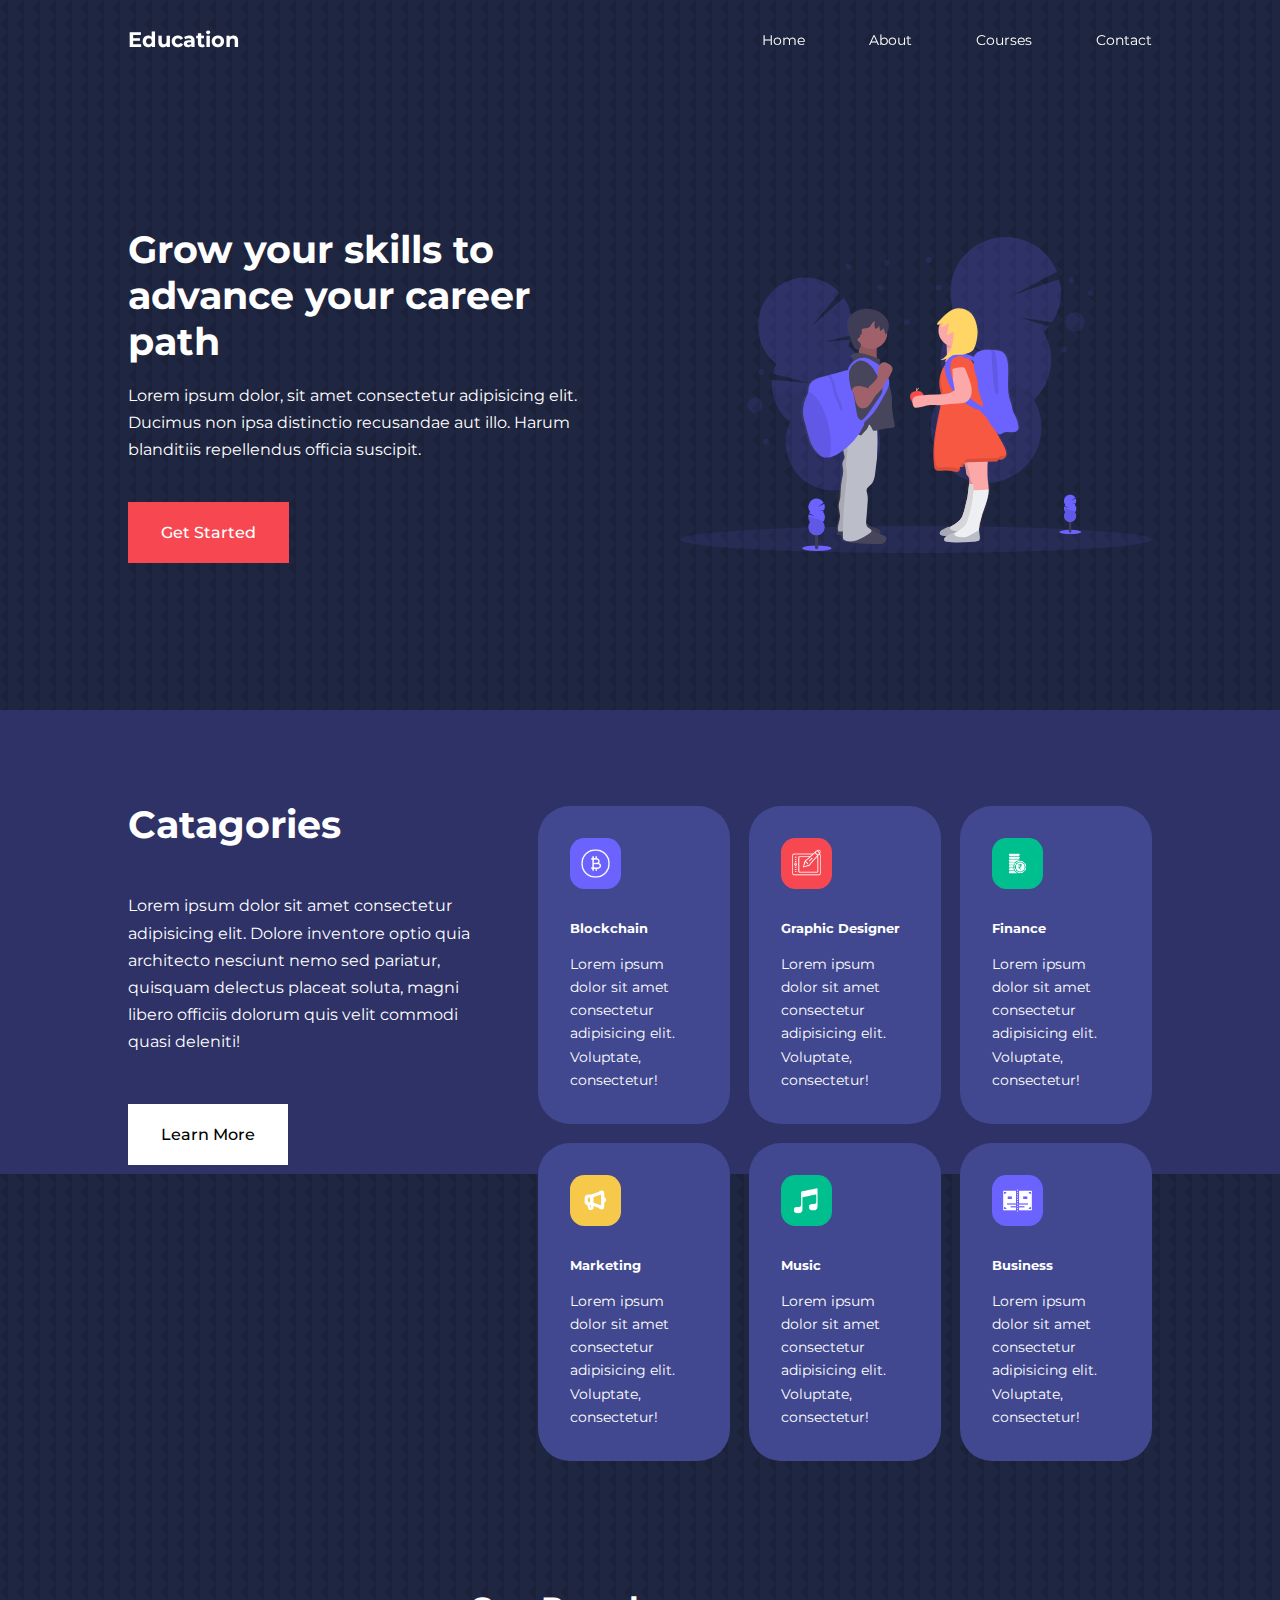
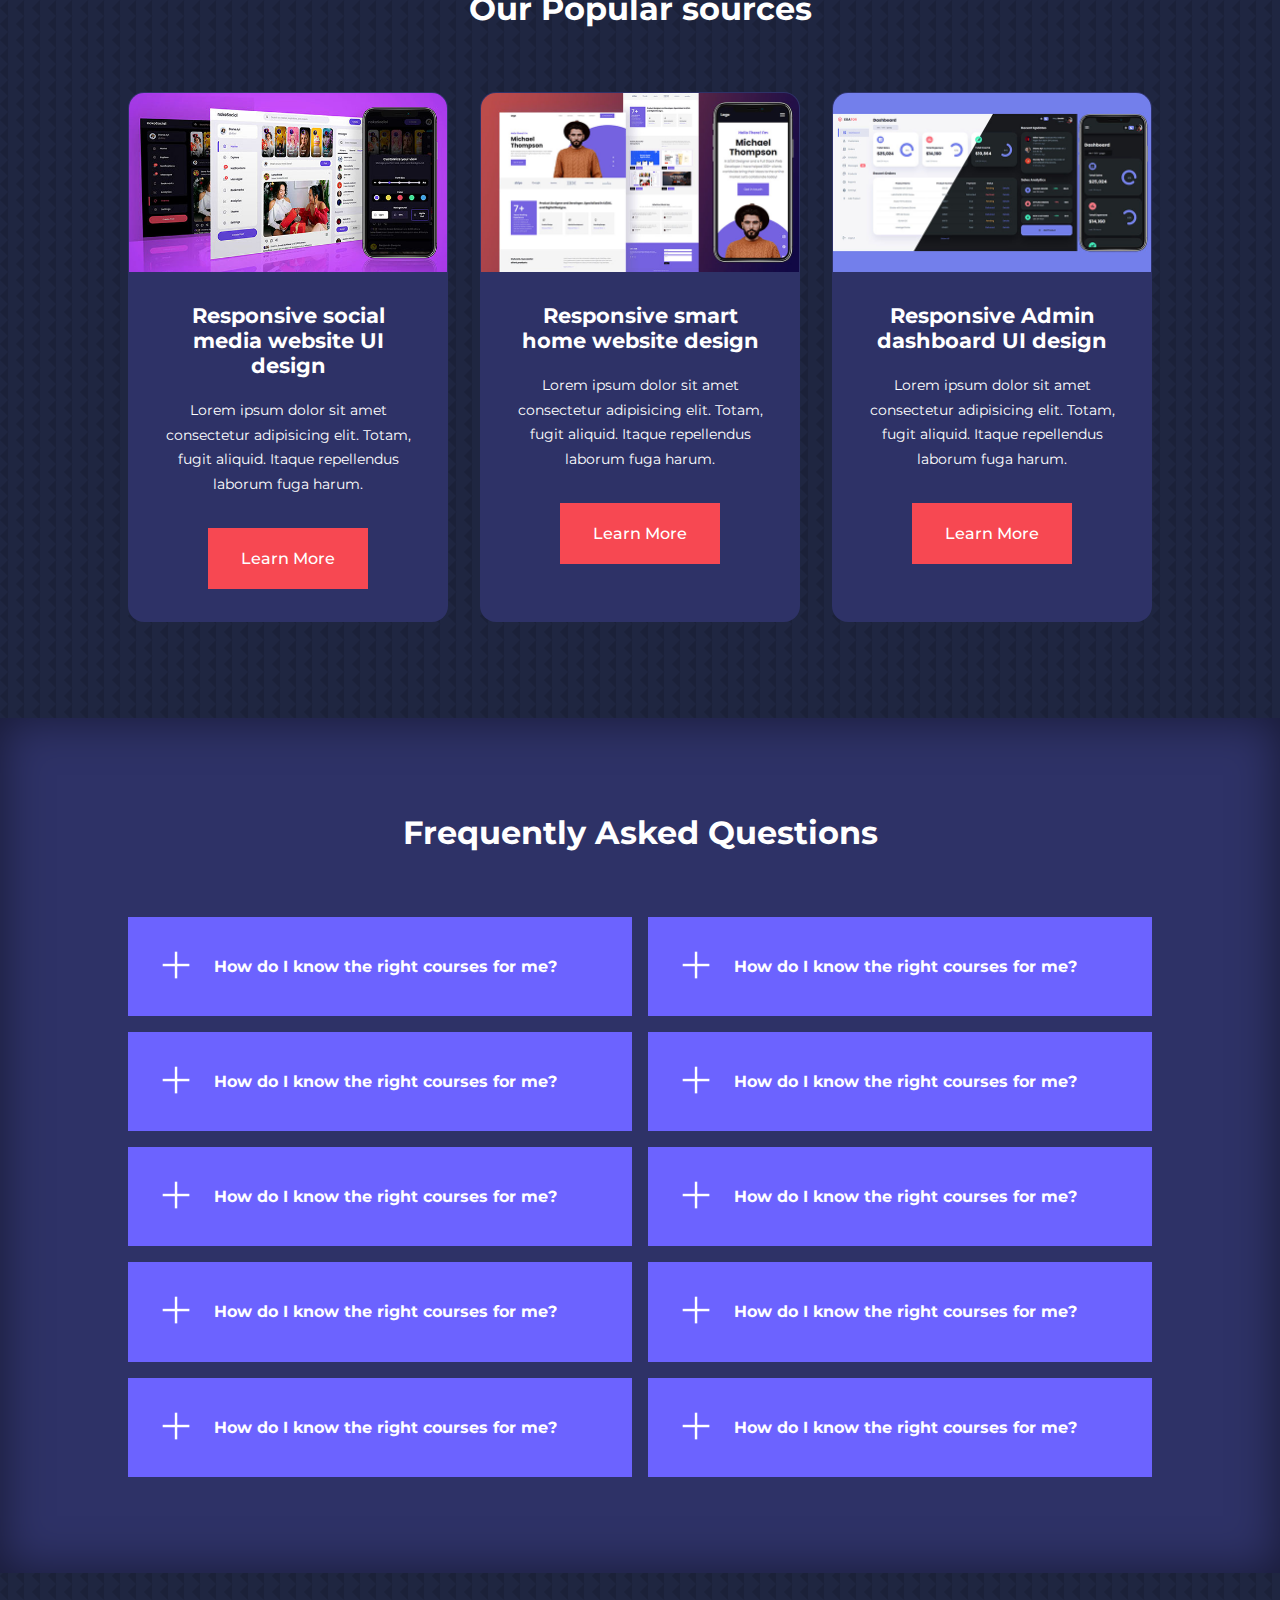
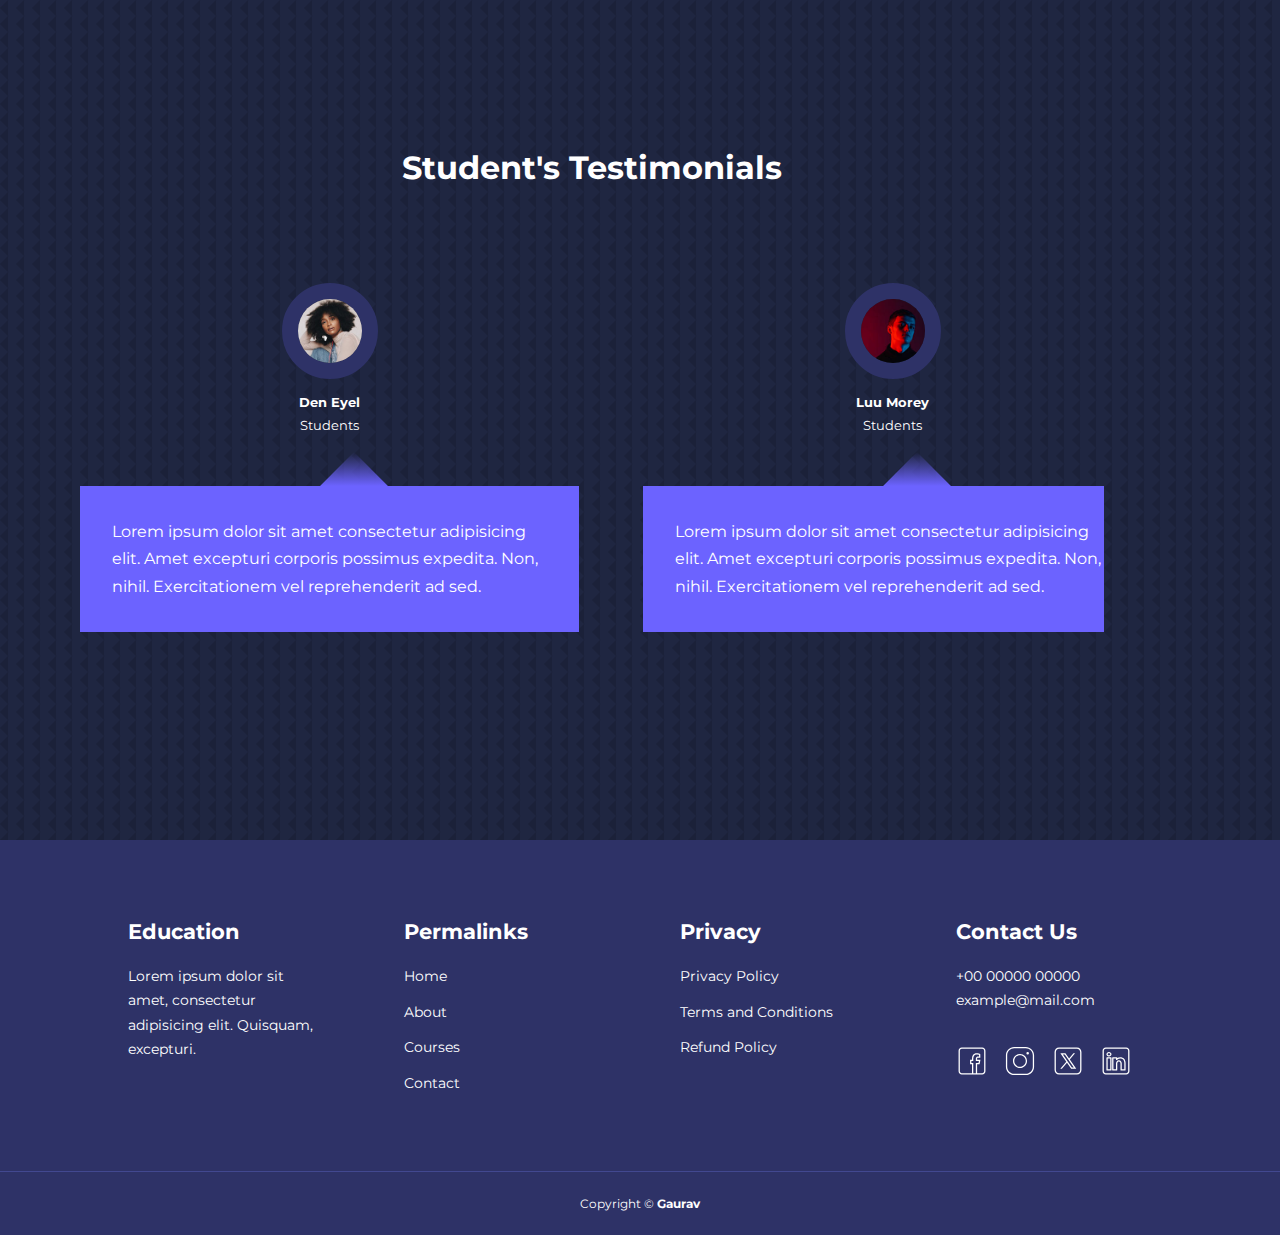
<file: index.html>
<!DOCTYPE html>
<html lang="en">

<head>
    <meta charset="UTF-8">
    <meta name="viewport" content="width=device-width, initial-scale=1.0">
    <title>Responsive Educational WebSite</title>
    <link rel="stylesheet" href="./css/style.css">
    <style>
        body {
            background-image: url("./images/bg-texture.png");
        }
    </style>
</head>

<body>
    <nav>
        <div class="container nav__container">
            <a class="nav__logo" href="./index.html">
                <h4>Education</h4>
            </a>
            <ul class="nav__menu">
                <li class="nav__item"><a href="./index.html" class="nav__link">Home</a></li>
                <li class="nav__item"><a href="./about.html" class="nav__link">About</a></li>
                <li class="nav__item"><a href="./courses.html" class="nav__link">Courses</a></li>
                <li class="nav__item"><a href="./contact.html" class="nav__link">Contact</a></li>
            </ul>
            <button id="open-menu-btn"><img src="./images/menu.png" alt="Menu"></button>
            <button id="close-menu-btn"><img src="./images/close-menu.png" alt="Menu"></button>
        </div>
    </nav>


    <header>
        <div class="container header__container">
            <div class="header__left">
                <h1>Grow your skills to advance your career path</h1>
                <p>
                    Lorem ipsum dolor, sit amet consectetur adipisicing elit.
                    Ducimus non ipsa distinctio recusandae aut illo.
                    Harum blanditiis repellendus officia suscipit.
                </p>
                <a href="./courses.html" class="btn btn-primary">Get Started</a>
            </div>
            <div class="header__right">
                <div class="header__right-image">
                    <img src="./images/header.svg">
                </div>
            </div>
        </div>
    </header>


    <section class="catagories">
        <div class="container catagories__container">
            <div class="catagories__left">
                <h1>Catagories</h1>
                <p>
                    Lorem ipsum dolor sit amet consectetur adipisicing elit.
                    Dolore inventore optio quia architecto nesciunt nemo sed
                    pariatur, quisquam delectus placeat soluta, magni libero
                    officiis dolorum quis velit commodi quasi deleniti!
                </p>
                <a href="#" class="btn">Learn More</a>
            </div>

            <div class="catagories__right">
                <article class="catagory">
                    <img src="./images/bitcoin.png" class="catagory__icon">
                    <h5>Blockchain</h5>
                    <p>Lorem ipsum dolor sit amet consectetur adipisicing elit. Voluptate, consectetur!</p>
                </article>
                <article class="catagory">
                    <img src="./images/graphic.png" class="catagory__icon">
                    <h5>Graphic Designer</h5>
                    <p>Lorem ipsum dolor sit amet consectetur adipisicing elit. Voluptate, consectetur!</p>
                </article>
                <article class="catagory">
                    <img src="./images/finance.png" class="catagory__icon">
                    <h5>Finance</h5>
                    <p>Lorem ipsum dolor sit amet consectetur adipisicing elit. Voluptate, consectetur!</p>
                </article>
                <article class="catagory">
                    <img src="./images/marketing.png" class="catagory__icon">
                    <h5>Marketing</h5>
                    <p>Lorem ipsum dolor sit amet consectetur adipisicing elit. Voluptate, consectetur!</p>
                </article>
                <article class="catagory">
                    <img src="./images/music.png" class="catagory__icon">
                    <h5>Music</h5>
                    <p>Lorem ipsum dolor sit amet consectetur adipisicing elit. Voluptate, consectetur!</p>
                </article>
                <article class="catagory">
                    <img src="./images/business.png" class="catagory__icon">
                    <h5>Business</h5>
                    <p>Lorem ipsum dolor sit amet consectetur adipisicing elit. Voluptate, consectetur!</p>
                </article>
            </div>
        </div>

    </section>


    <section class="courses">
        <h2>Our Popular sources</h2>
        <div class="container courses__container">
            <article class="course">
                <div class="course__image">
                    <img src="./images/course1.jpg">
                </div>
                <div class="course__info">
                    <h4>Responsive social media website UI design</h4>
                    <p>Lorem ipsum dolor sit amet consectetur adipisicing elit.
                        Totam, fugit aliquid. Itaque repellendus laborum fuga harum.
                    </p>
                    <a href="./courses.html" class="btn btn-primary">Learn More</a>
                </div>
            </article>
            <article class="course">
                <div class="course__image">
                    <img src="./images/course2.jpg">
                </div>
                <div class="course__info">
                    <h4>Responsive smart home website design</h4>
                    <p>Lorem ipsum dolor sit amet consectetur adipisicing elit.
                        Totam, fugit aliquid. Itaque repellendus laborum fuga harum.
                    </p>
                    <a href="./courses.html" class="btn btn-primary">Learn More</a>
                </div>
            </article>
            <article class="course">
                <div class="course__image">
                    <img src="./images/course3.jpg">
                </div>
                <div class="course__info">
                    <h4>Responsive Admin dashboard UI design</h4>
                    <p>Lorem ipsum dolor sit amet consectetur adipisicing elit.
                        Totam, fugit aliquid. Itaque repellendus laborum fuga harum.
                    </p>
                    <a href="./courses.html" class="btn btn-primary">Learn More</a>
                </div>
            </article>
        </div>
    </section>


    <section class="faqs">
        <h2>Frequently Asked Questions</h2>
        <div class="container faqs__container">
            <article class="faq">
                <div class="faq__icon"><img src="./images/plus.png"></div>
                <div class="question__answer">
                    <h4>How do I know the right courses for me?</h4>
                    <p>
                        Lorem ipsum dolor sit amet consectetur adipisicing elit.
                        Ex optio quam quaerat quod ut similique sunt soluta et modi,
                        repellendus a eligendi ab voluptates sequi? Ab molestias eum hic cum.
                    </p>
                </div>
            </article>
            <article class="faq">
                <div class="faq__icon"><img src="./images/plus.png"></div>
                <div class="question__answer">
                    <h4>How do I know the right courses for me?</h4>
                    <p>
                        Lorem ipsum dolor sit amet consectetur adipisicing elit.
                        Ex optio quam quaerat quod ut similique sunt soluta et modi,
                        repellendus a eligendi ab voluptates sequi? Ab molestias eum hic cum.
                    </p>
                </div>
            </article>
            <article class="faq">
                <div class="faq__icon"><img src="./images/plus.png"></div>
                <div class="question__answer">
                    <h4>How do I know the right courses for me?</h4>
                    <p>
                        Lorem ipsum dolor sit amet consectetur adipisicing elit.
                        Ex optio quam quaerat quod ut similique sunt soluta et modi,
                        repellendus a eligendi ab voluptates sequi? Ab molestias eum hic cum.
                    </p>
                </div>
            </article>
            <article class="faq">
                <div class="faq__icon"><img src="./images/plus.png"></div>
                <div class="question__answer">
                    <h4>How do I know the right courses for me?</h4>
                    <p>
                        Lorem ipsum dolor sit amet consectetur adipisicing elit.
                        Ex optio quam quaerat quod ut similique sunt soluta et modi,
                        repellendus a eligendi ab voluptates sequi? Ab molestias eum hic cum.
                    </p>
                </div>
            </article>
            <article class="faq">
                <div class="faq__icon"><img src="./images/plus.png"></div>
                <div class="question__answer">
                    <h4>How do I know the right courses for me?</h4>
                    <p>
                        Lorem ipsum dolor sit amet consectetur adipisicing elit.
                        Ex optio quam quaerat quod ut similique sunt soluta et modi,
                        repellendus a eligendi ab voluptates sequi? Ab molestias eum hic cum.
                    </p>
                </div>
            </article>
            <article class="faq">
                <div class="faq__icon"><img src="./images/plus.png"></div>
                <div class="question__answer">
                    <h4>How do I know the right courses for me?</h4>
                    <p>
                        Lorem ipsum dolor sit amet consectetur adipisicing elit.
                        Ex optio quam quaerat quod ut similique sunt soluta et modi,
                        repellendus a eligendi ab voluptates sequi? Ab molestias eum hic cum.
                    </p>
                </div>
            </article>
            <article class="faq">
                <div class="faq__icon"><img src="./images/plus.png"></div>
                <div class="question__answer">
                    <h4>How do I know the right courses for me?</h4>
                    <p>
                        Lorem ipsum dolor sit amet consectetur adipisicing elit.
                        Ex optio quam quaerat quod ut similique sunt soluta et modi,
                        repellendus a eligendi ab voluptates sequi? Ab molestias eum hic cum.
                    </p>
                </div>
            </article>
            <article class="faq">
                <div class="faq__icon"><img src="./images/plus.png"></div>
                <div class="question__answer">
                    <h4>How do I know the right courses for me?</h4>
                    <p>
                        Lorem ipsum dolor sit amet consectetur adipisicing elit.
                        Ex optio quam quaerat quod ut similique sunt soluta et modi,
                        repellendus a eligendi ab voluptates sequi? Ab molestias eum hic cum.
                    </p>
                </div>
            </article>
            <article class="faq">
                <div class="faq__icon"><img src="./images/plus.png"></div>
                <div class="question__answer">
                    <h4>How do I know the right courses for me?</h4>
                    <p>
                        Lorem ipsum dolor sit amet consectetur adipisicing elit.
                        Ex optio quam quaerat quod ut similique sunt soluta et modi,
                        repellendus a eligendi ab voluptates sequi? Ab molestias eum hic cum.
                    </p>
                </div>
            </article>
            <article class="faq">
                <div class="faq__icon"><img src="./images/plus.png"></div>
                <div class="question__answer">
                    <h4>How do I know the right courses for me?</h4>
                    <p>
                        Lorem ipsum dolor sit amet consectetur adipisicing elit.
                        Ex optio quam quaerat quod ut similique sunt soluta et modi,
                        repellendus a eligendi ab voluptates sequi? Ab molestias eum hic cum.
                    </p>
                </div>
            </article>
        </div>
    </section>


    <section class="container testimonials__container">
        <h2>Student's Testimonials</h2>
        <div class="scrolling-wrapper-flexbox">
            <article class="testimonial" style="padding-left: 0;">
                <img src="./images/avatar1.jpg" alt="">
                <div class="testimonial__info">
                    <h5>Den Eyel</h5>
                    <small>Students</small>
                </div>
                <div class="testimonial__body">
                    <p>
                        Lorem ipsum dolor sit amet consectetur adipisicing elit.
                        Amet excepturi corporis possimus expedita. Non, nihil.
                        Exercitationem vel reprehenderit ad sed.
                    </p>
                </div>
            </article>
            <article class="testimonial">
                <img src="./images/avatar2.jpg" alt="">
                <div class="testimonial__info">
                    <h5>Luu Morey</h5>
                    <small>Students</small>
                </div>
                <div class="testimonial__body">
                    <p>
                        Lorem ipsum dolor sit amet consectetur adipisicing elit.
                        Amet excepturi corporis possimus expedita. Non, nihil.
                        Exercitationem vel reprehenderit ad sed.
                    </p>
                </div>
            </article>
            <article class="testimonial">
                <img src="./images/avatar3.jpg" alt="">
                <div class="testimonial__info">
                    <h5>Edd Laurence</h5>
                    <small>Students</small>
                </div>
                <div class="testimonial__body">
                    <p>
                        Lorem ipsum dolor sit amet consectetur adipisicing elit.
                        Amet excepturi corporis possimus expedita. Non, nihil.
                        Exercitationem vel reprehenderit ad sed.
                    </p>
                </div>
            </article>
            <article class="testimonial">
                <img src="./images/avatar4.jpg" alt="">
                <div class="testimonial__info">
                    <h5>Lorem, ipsum.</h5>
                    <small>Students</small>
                </div>
                <div class="testimonial__body">
                    <p>
                        Lorem ipsum dolor sit amet consectetur adipisicing elit.
                        Amet excepturi corporis possimus expedita. Non, nihil.
                        Exercitationem vel reprehenderit ad sed.
                    </p>
                </div>
            </article>
            <article class="testimonial">
                <img src="./images/avatar5.jpg">
                <div class="testimonial__info">
                    <h5>Lorem, ipsum.</h5>
                    <small>Students</small>
                </div>
                <div class="testimonial__body">
                    <p>
                        Lorem ipsum dolor sit amet consectetur adipisicing elit.
                        Amet excepturi corporis possimus expedita. Non, nihil.
                        Exercitationem vel reprehenderit ad sed.
                    </p>
                </div>
            </article>
            <article class="testimonial" style="padding-right: 0;">
                <img src="./images/avatar6.jpg" alt="">
                <div class="testimonial__info">
                    <h5>Lorem, ipsum.</h5>
                    <small>Students</small>
                </div>
                <div class="testimonial__body">
                    <p>
                        Lorem ipsum dolor sit amet consectetur adipisicing elit.
                        Amet excepturi corporis possimus expedita. Non, nihil.
                        Exercitationem vel reprehenderit ad sed.
                    </p>
                </div>
            </article>
        </div>
    </section>


    <footer class="footer">
        <div class="container footer__container">
            <div class="footer__1">
                <a href="./index.html">
                    <h4>Education</h4>
                </a>
                <p>Lorem ipsum dolor sit amet, consectetur adipisicing
                    elit. Quisquam, excepturi.
                </p>
            </div>
            <div class="footer__2">
                <h4>Permalinks</h4>
                <ul class="permalinks">
                    <li><a href="./index.html">Home</a></li>
                    <li><a href="./about.html">About</a></li>
                    <li><a href="./courses.html">Courses</a></li>
                    <li><a href="./contact.html">Contact</a></li>
                </ul>
            </div>
            <div class="footer__3">
                <h4>Privacy</h4>
                <ul class="privacy">
                    <li><a href="#">Privacy Policy</a></li>
                    <li><a href="#">Terms and Conditions</a></li>
                    <li><a href="#">Refund Policy</a></li>
                </ul>
            </div>
            <div class="footer__4">
                <h4>Contact Us</h4>
                <div>
                    <p>+00 00000 00000</p>
                    <p>example@mail.com</p>
                </div>
                <ul class="footer__socials">
                    <li><a href="http://facebook.com"><img src="./images/facebook.svg" alt=""></a></li>
                    <li><a href="http://instagram.com"><img src="./images/instagram.svg" alt=""></a></li>
                    <li><a href="http://x.com"><img src="./images/x.svg" alt=""></a></li>
                    <li><a href="http://linkedin.com"><img src="./images/linked-in.svg" alt=""></a></li>
                </ul>
            </div>
        </div>
        <div class="footer__copyright">
            <small>Copyright &copy; <strong>Gaurav</strong></small>
        </div>
    </footer>


    <script src="./main.js" type="text/javascript"></script>
</body>

</html>
</file>
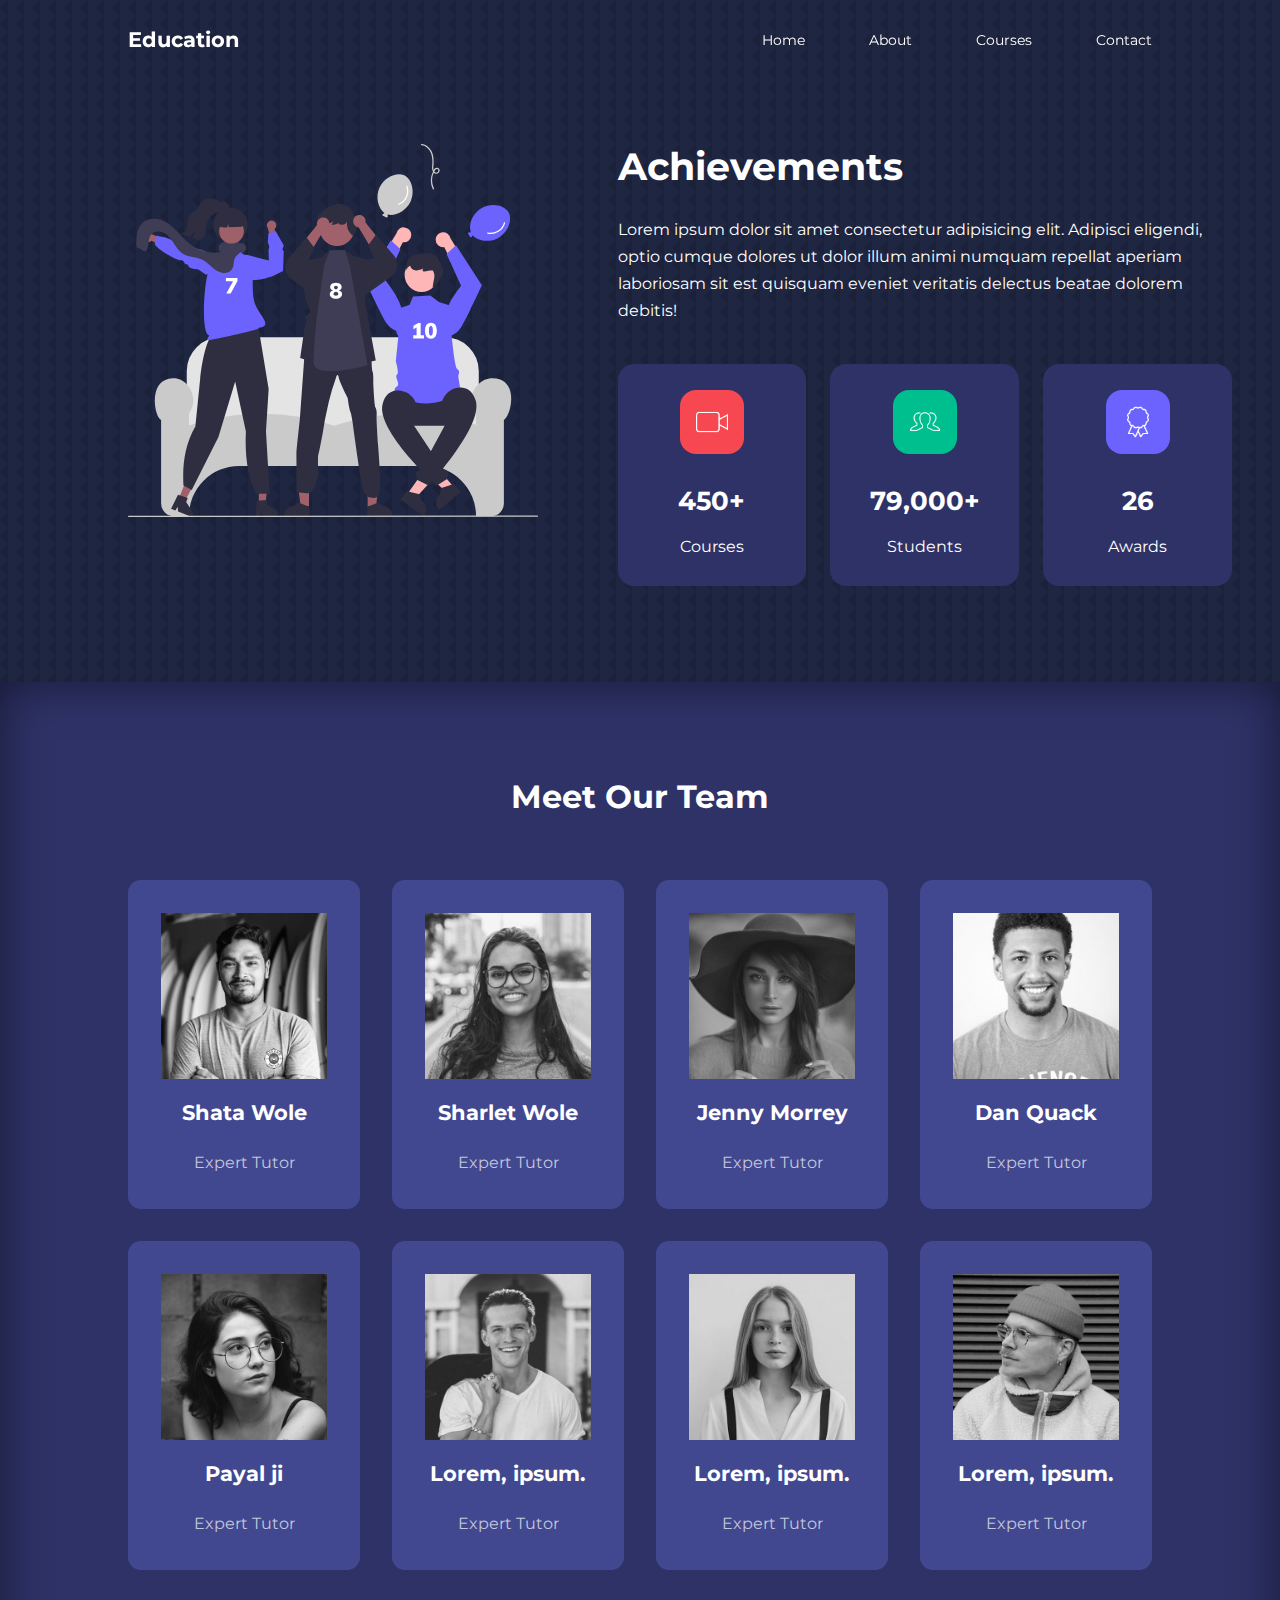
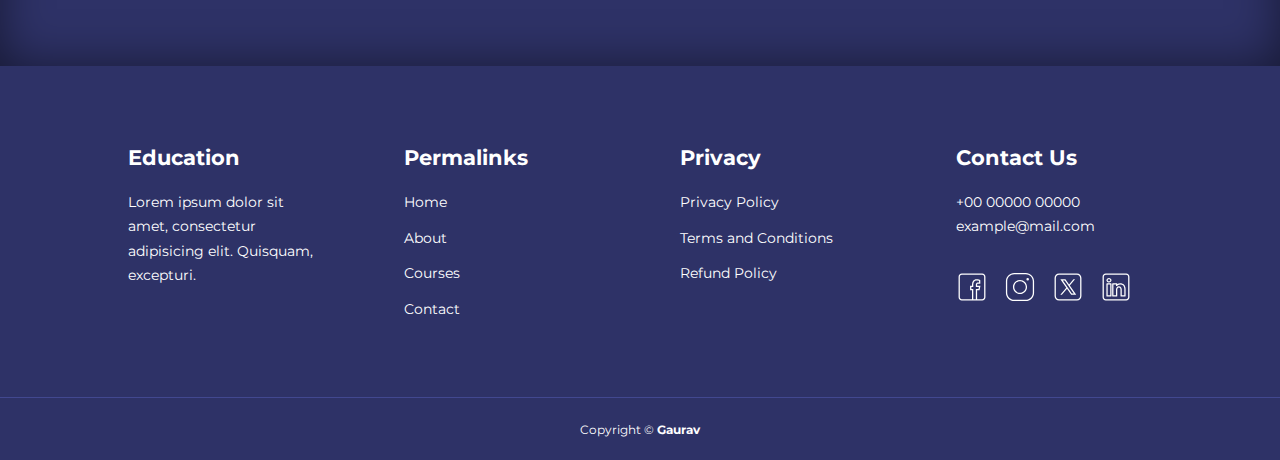
<file: about.html>
<!DOCTYPE html>
<html lang="en">

<head>
    <meta charset="UTF-8">
    <meta name="viewport" content="width=device-width, initial-scale=1.0">
    <title>Responsive Educational WebSite</title>
    <link rel="stylesheet" href="./css/style.css">
    <link rel="stylesheet" href="./css/about.css">
    <style>
        body {
            background-image: url("./images/bg-texture.png");
        }
    </style>
</head>

<body>
    <nav>
        <div class="container nav__container">
            <a class="nav__logo" href="./index.html">
                <h4>Education</h4>
            </a>
            <ul class="nav__menu">
                <li class="nav__item"><a href="./index.html" class="nav__link">Home</a></li>
                <li class="nav__item"><a href="./about.html" class="nav__link">About</a></li>
                <li class="nav__item"><a href="./courses.html" class="nav__link">Courses</a></li>
                <li class="nav__item"><a href="./contact.html" class="nav__link">Contact</a></li>
            </ul>
            <button id="open-menu-btn"><img src="./images/menu.png" alt="Menu"></button>
            <button id="close-menu-btn"><img src="./images/close-menu.png" alt="Menu"></button>
        </div>
    </nav>


    <section class="about__achievements">
        <div class="container about__achievements-container">
            <div class="abour__achievements-left">
                <img src="./images/about achievements.svg" alt="">
            </div>
            <div class="about__achievements-right">
                <h1>Achievements</h1>
                <p>Lorem ipsum dolor sit amet consectetur
                    adipisicing elit. Adipisci eligendi,
                    optio cumque dolores ut dolor illum animi
                    numquam repellat aperiam laboriosam sit est
                    quisquam eveniet veritatis delectus beatae
                    dolorem debitis!
                </p>
                <div class="achievements__cards">
                    <acticle class="achievement__card">
                        <span class="achievement__icon">
                            <img src="./images/video.png">
                        </span>
                        <h3>450+</h3>
                        <p>Courses</p>
                    </acticle>
                    <acticle class="achievement__card">
                        <span class="achievement__icon">
                            <img src="./images/people.png" alt="">
                        </span>
                        <h3>79,000+</h3>
                        <p>Students</p>
                    </acticle>
                    <acticle class="achievement__card">
                        <span class="achievement__icon">
                            <img src="./images/award.png" alt="">
                        </span>
                        <h3>26</h3>
                        <p>Awards</p>
                    </acticle>
                </div>
            </div>
        </div>
    </section>


    <section class="team">
        <h2>Meet Our Team</h2>
        <div class="container team__container">
            <article class="team__member">
                <div class="team__member-image">
                    <img src="./images/tm1.jpg" alt="">
                </div>
                <div class="team__member-info">
                    <h4>Shata Wole</h4>
                    <p>Expert Tutor</p>
                </div>
                <div class="team__member-socials">
                    <a href="http://instagram.com" target="_blank"><img src="./images/instagram.svg" alt=""></a>
                    <a href="http://x.com" target="_blank"><img src="./images/x.svg" alt=""></a>
                    <a href="http://linkedin.com" target="_blank"><img src="./images/linked-in.svg" alt=""></a>
                </div>
            </article>
            <article class="team__member">
                <div class="team__member-image">
                    <img src="./images/tm2.jpg" alt="">
                </div>
                <div class="team__member-info">
                    <h4>Sharlet Wole</h4>
                    <p>Expert Tutor</p>
                </div>
                <div class="team__member-socials">
                    <a href="http://instagram.com" target="_blank"><img src="./images/instagram.svg" alt=""></a>
                    <a href="http://x.com" target="_blank"><img src="./images/x.svg" alt=""></a>
                    <a href="http://linkedin.com" target="_blank"><img src="./images/linked-in.svg" alt=""></a>
                </div>
            </article>
            <article class="team__member">
                <div class="team__member-image">
                    <img src="./images/tm3.jpg" alt="">
                </div>
                <div class="team__member-info">
                    <h4>Jenny Morrey</h4>
                    <p>Expert Tutor</p>
                </div>
                <div class="team__member-socials">
                    <a href="http://instagram.com" target="_blank"><img src="./images/instagram.svg" alt=""></a>
                    <a href="http://x.com" target="_blank"><img src="./images/x.svg" alt=""></a>
                    <a href="http://linkedin.com" target="_blank"><img src="./images/linked-in.svg" alt=""></a>
                </div>
            </article>
            <article class="team__member">
                <div class="team__member-image">
                    <img src="./images/tm4.jpg" alt="">
                </div>
                <div class="team__member-info">
                    <h4>Dan Quack</h4>
                    <p>Expert Tutor</p>
                </div>
                <div class="team__member-socials">
                    <a href="http://instagram.com" target="_blank"><img src="./images/instagram.svg" alt=""></a>
                    <a href="http://x.com" target="_blank"><img src="./images/x.svg" alt=""></a>
                    <a href="http://linkedin.com" target="_blank"><img src="./images/linked-in.svg" alt=""></a>
                </div>
            </article>
            <article class="team__member">
                <div class="team__member-image">
                    <img src="./images/tm5.jpg" alt="">
                </div>
                <div class="team__member-info">
                    <h4>Payal ji</h4>
                    <p>Expert Tutor</p>
                </div>
                <div class="team__member-socials">
                    <a href="http://instagram.com" target="_blank"><img src="./images/instagram.svg" alt=""></a>
                    <a href="http://x.com" target="_blank"><img src="./images/x.svg" alt=""></a>
                    <a href="http://linkedin.com" target="_blank"><img src="./images/linked-in.svg" alt=""></a>
                </div>
            </article>
            <article class="team__member">
                <div class="team__member-image">
                    <img src="./images/tm6.jpg" alt="">
                </div>
                <div class="team__member-info">
                    <h4>Lorem, ipsum.</h4>
                    <p>Expert Tutor</p>
                </div>
                <div class="team__member-socials">
                    <a href="http://instagram.com" target="_blank"><img src="./images/instagram.svg" alt=""></a>
                    <a href="http://x.com" target="_blank"><img src="./images/x.svg" alt=""></a>
                    <a href="http://linkedin.com" target="_blank"><img src="./images/linked-in.svg" alt=""></a>
                </div>
            </article>
            <article class="team__member">
                <div class="team__member-image">
                    <img src="./images/tm7.jpg" alt="">
                </div>
                <div class="team__member-info">
                    <h4>Lorem, ipsum.</h4>
                    <p>Expert Tutor</p>
                </div>
                <div class="team__member-socials">
                    <a href="http://instagram.com" target="_blank"><img src="./images/instagram.svg" alt=""></a>
                    <a href="http://x.com" target="_blank"><img src="./images/x.svg" alt=""></a>
                    <a href="http://linkedin.com" target="_blank"><img src="./images/linked-in.svg" alt=""></a>
                </div>
            </article>
            <article class="team__member">
                <div class="team__member-image">
                    <img src="./images/tm8.jpg" alt="">
                </div>
                <div class="team__member-info">
                    <h4>Lorem, ipsum.</h4>
                    <p>Expert Tutor</p>
                </div>
                <div class="team__member-socials">
                    <a href="http://instagram.com" target="_blank"><img src="./images/instagram.svg" alt=""></a>
                    <a href="http://x.com" target="_blank"><img src="./images/x.svg" alt=""></a>
                    <a href="http://linkedin.com" target="_blank"><img src="./images/linked-in.svg" alt=""></a>
                </div>
            </article>
        </div>
    </section>





    <footer class="footer">
        <div class="container footer__container">
            <div class="footer__1">
                <a href="./index.html">
                    <h4>Education</h4>
                </a>
                <p>Lorem ipsum dolor sit amet, consectetur adipisicing
                    elit. Quisquam, excepturi.
                </p>
            </div>
            <div class="footer__2">
                <h4>Permalinks</h4>
                <ul class="permalinks">
                    <li><a href="./index.html">Home</a></li>
                    <li><a href="./about.html">About</a></li>
                    <li><a href="./courses.html">Courses</a></li>
                    <li><a href="./contact.html">Contact</a></li>
                </ul>
            </div>
            <div class="footer__3">
                <h4>Privacy</h4>
                <ul class="privacy">
                    <li><a href="#">Privacy Policy</a></li>
                    <li><a href="#">Terms and Conditions</a></li>
                    <li><a href="#">Refund Policy</a></li>
                </ul>
            </div>
            <div class="footer__4">
                <h4>Contact Us</h4>
                <div>
                    <p>+00 00000 00000</p>
                    <p>example@mail.com</p>
                </div>
                <ul class="footer__socials">
                    <li><a href="http://facebook.com"><img src="./images/facebook.svg" alt=""></a></li>
                    <li><a href="http://instagram.com"><img src="./images/instagram.svg" alt=""></a></li>
                    <li><a href="http://x.com"><img src="./images/x.svg" alt=""></a></li>
                    <li><a href="http://linkedin.com"><img src="./images/linked-in.svg" alt=""></a></li>
                </ul>
            </div>
        </div>
        <div class="footer__copyright">
            <small>Copyright &copy; <strong>Gaurav</strong></small>
        </div>
    </footer>


    <script src="./main.js" type="text/javascript"></script>
</body>

</html>
</file>
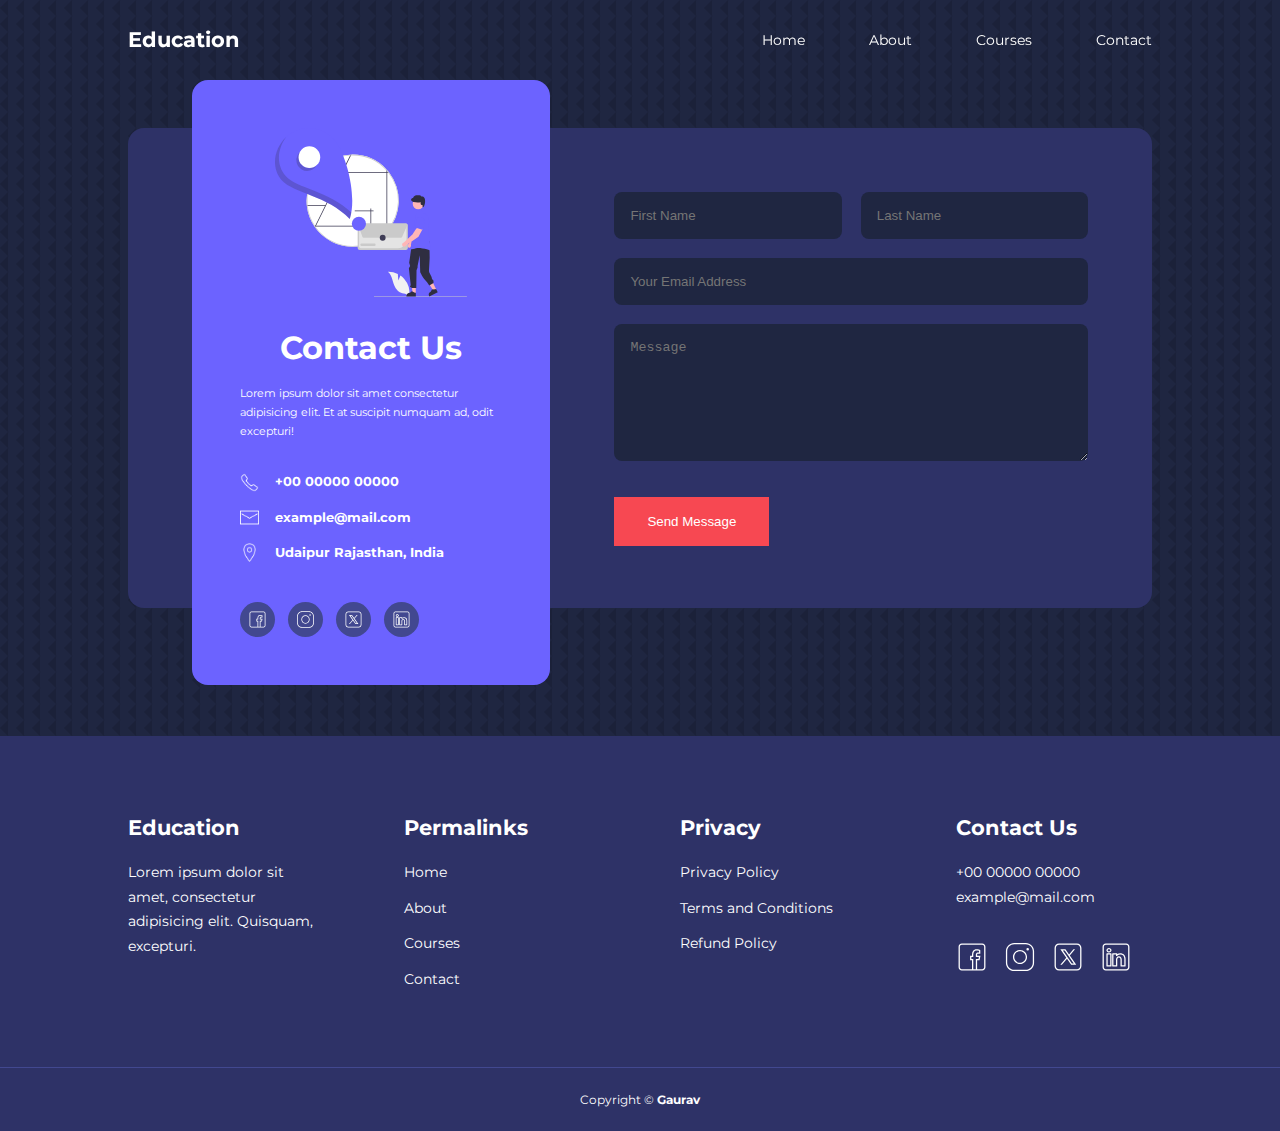
<file: contact.html>
<!DOCTYPE html>
<html lang="en">

<head>
    <meta charset="UTF-8">
    <meta name="viewport" content="width=device-width, initial-scale=1.0">
    <title>Responsive Educational WebSite</title>
    <link rel="stylesheet" href="./css/style.css">
    <link rel="stylesheet" href="./css/contact.css">
    <style>
        body {
            background-image: url("./images/bg-texture.png");
        }
    </style>
</head>

<body>
    <nav>
        <div class="container nav__container">
            <a class="nav__logo" href="./index.html">
                <h4>Education</h4>
            </a>
            <ul class="nav__menu">
                <li class="nav__item"><a href="./index.html" class="nav__link">Home</a></li>
                <li class="nav__item"><a href="./about.html" class="nav__link">About</a></li>
                <li class="nav__item"><a href="./courses.html" class="nav__link">Courses</a></li>
                <li class="nav__item"><a href="./contact.html" class="nav__link">Contact</a></li>
            </ul>
            <button id="open-menu-btn"><img src="./images/menu.png" alt="Menu"></button>
            <button id="close-menu-btn"><img src="./images/close-menu.png" alt="Menu"></button>
        </div>
    </nav>



    <section class="contact">
        <div class="container contact__container">
            <aside class="contact__aside">
                <div class="aside__image">
                    <img src="./images/contact.svg" alt="">
                </div>
                <h2>Contact Us</h2>
                <p>Lorem ipsum dolor sit amet consectetur adipisicing elit.
                    Et at suscipit numquam ad, odit excepturi!
                </p>
                <ul class="contact__details">
                    <li>
                        <img src="./images/phone.png" alt="">
                        <h5>+00 00000 00000</h5>
                    </li>
                    <li>
                        <img src="./images/mail.png" alt="">
                        <h5>example@mail.com</h5>
                    </li>
                    <li>
                        <img src="./images/location.png" alt="">
                        <h5>Udaipur Rajasthan, India</h5>
                    </li>
                </ul>
                <ul class="contact__socials">
                    <li><a href="http://facebocontactok.com"><img src="./images/facebook.svg" alt=""></a></li>
                    <li><a href="http://instagram.com"><img src="./images/instagram.svg" alt=""></a></li>
                    <li><a href="http://x.com"><img src="./images/x.svg" alt=""></a></li>
                    <li><a href="http://linkedin.com"><img src="./images/linked-in.svg" alt=""></a></li>
                </ul>
            </aside>



            <form class="contact__form">
                <div class="form__name">
                    <input type="text" name="First Name" placeholder="First Name" required>
                    <input type="text" name="Last Name" placeholder="Last Name" required>
                </div>
                <input type="email" name="Email Address" placeholder="Your Email Address" required>
                <textarea name="Message" rows="7" placeholder="Message" required></textarea>
                <button type="submit" class="btn btn-primary">Send Message</button>
            </form>
        </div>
    </section>




    <footer class="footer">
        <div class="container footer__container">
            <div class="footer__1">
                <a href="./index.html">
                    <h4>Education</h4>
                </a>
                <p>Lorem ipsum dolor sit amet, consectetur adipisicing
                    elit. Quisquam, excepturi.
                </p>
            </div>
            <div class="footer__2">
                <h4>Permalinks</h4>
                <ul class="permalinks">
                    <li><a href="./index.html">Home</a></li>
                    <li><a href="./about.html">About</a></li>
                    <li><a href="./courses.html">Courses</a></li>
                    <li><a href="./contact.html">Contact</a></li>
                </ul>
            </div>
            <div class="footer__3">
                <h4>Privacy</h4>
                <ul class="privacy">
                    <li><a href="#">Privacy Policy</a></li>
                    <li><a href="#">Terms and Conditions</a></li>
                    <li><a href="#">Refund Policy</a></li>
                </ul>
            </div>
            <div class="footer__4">
                <h4>Contact Us</h4>
                <div>
                    <p>+00 00000 00000</p>
                    <p>example@mail.com</p>
                </div>
                <ul class="footer__socials">
                    <li><a href="http://facebook.com"><img src="./images/facebook.svg" alt=""></a></li>
                    <li><a href="http://instagram.com"><img src="./images/instagram.svg" alt=""></a></li>
                    <li><a href="http://x.com"><img src="./images/x.svg" alt=""></a></li>
                    <li><a href="http://linkedin.com"><img src="./images/linked-in.svg" alt=""></a></li>
                </ul>
            </div>
        </div>
        <div class="footer__copyright">
            <small>Copyright &copy; <strong>Gaurav</strong></small>
        </div>
    </footer>


    <script src="./main.js" type="text/javascript"></script>
</body>

</html>
</file>
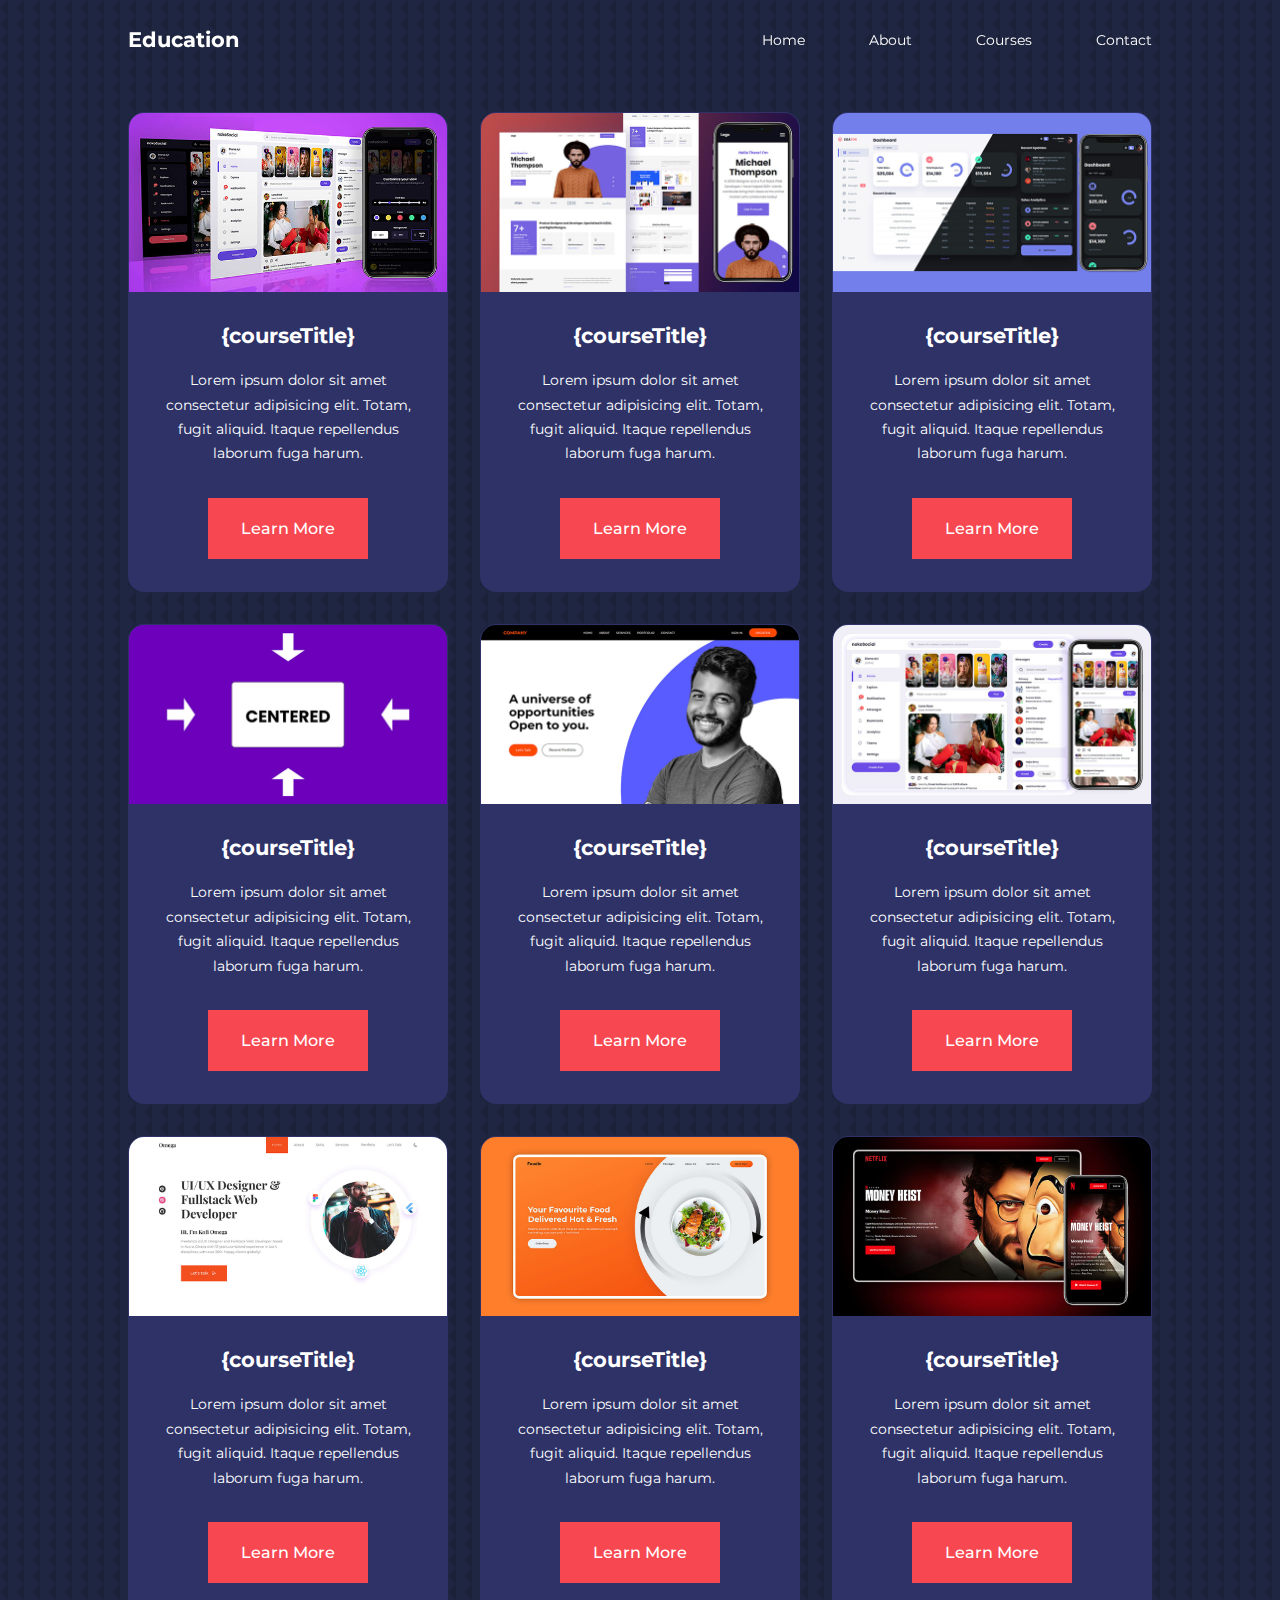
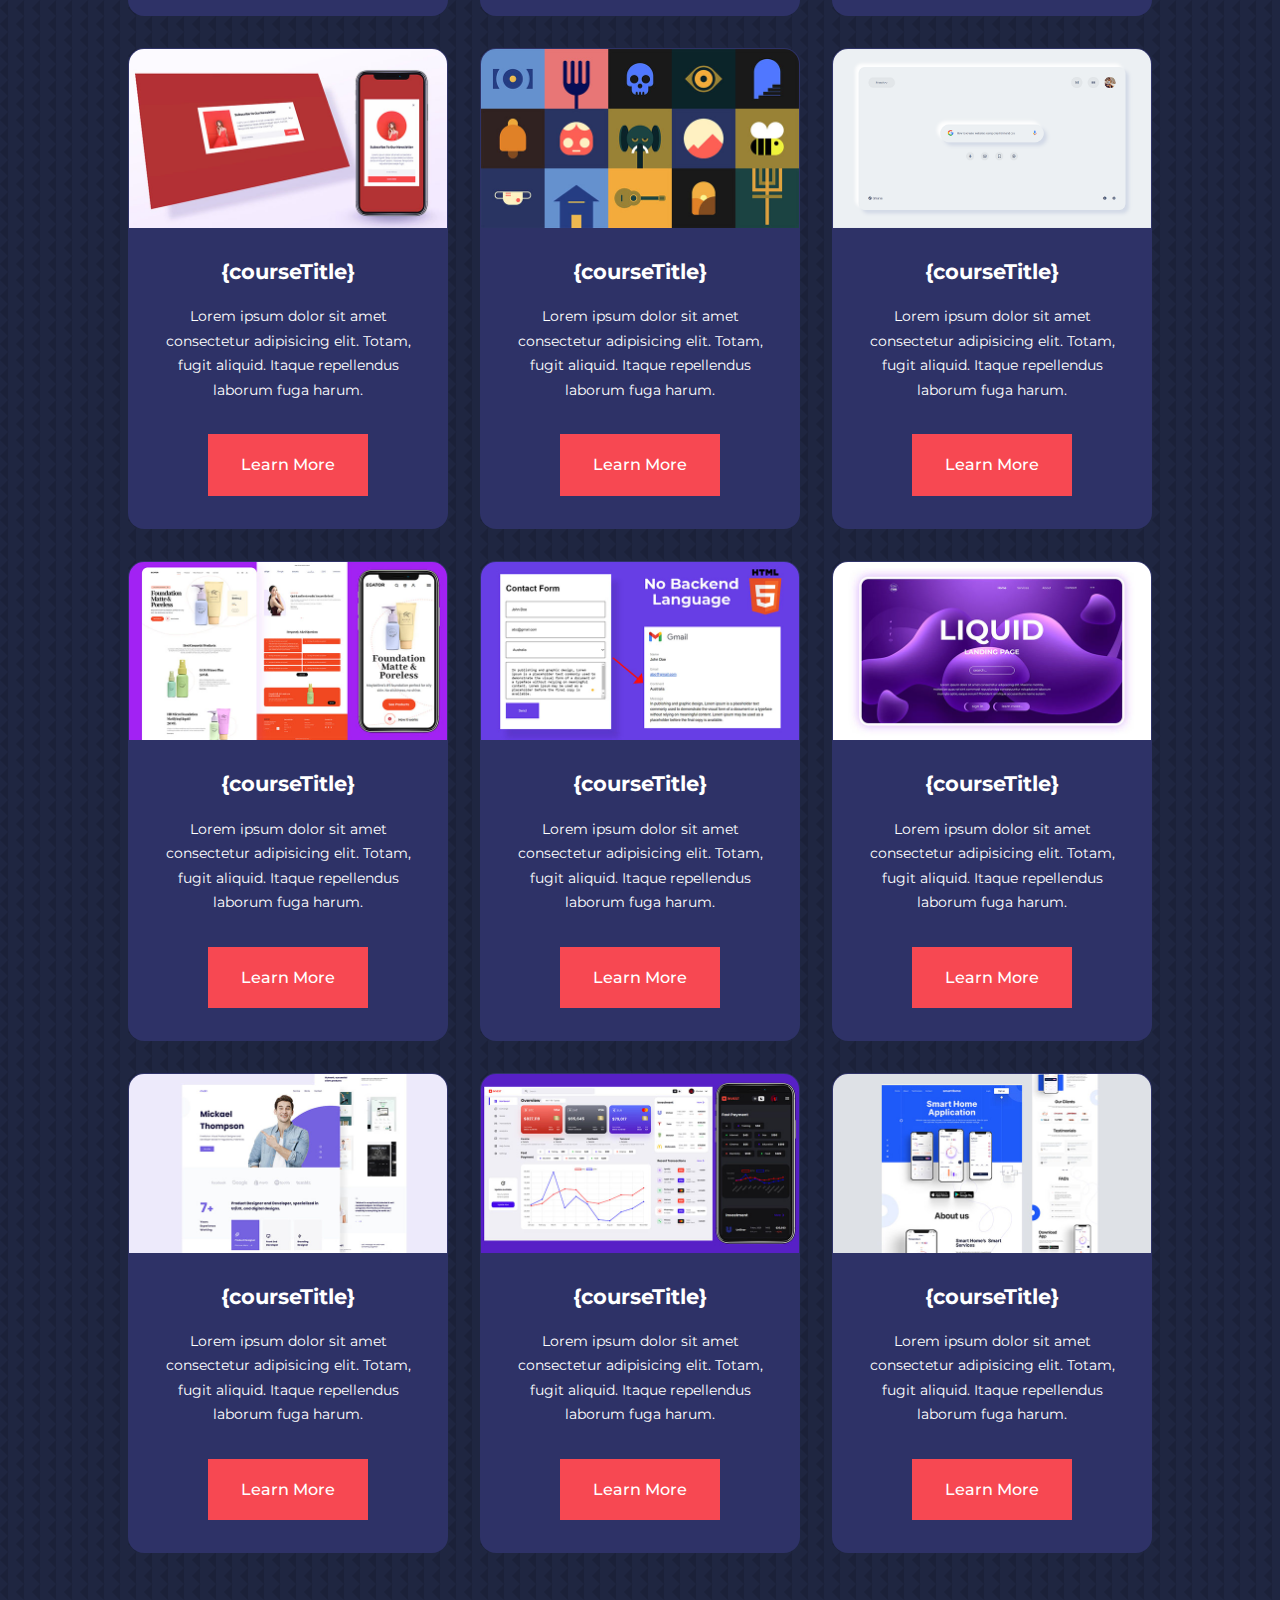
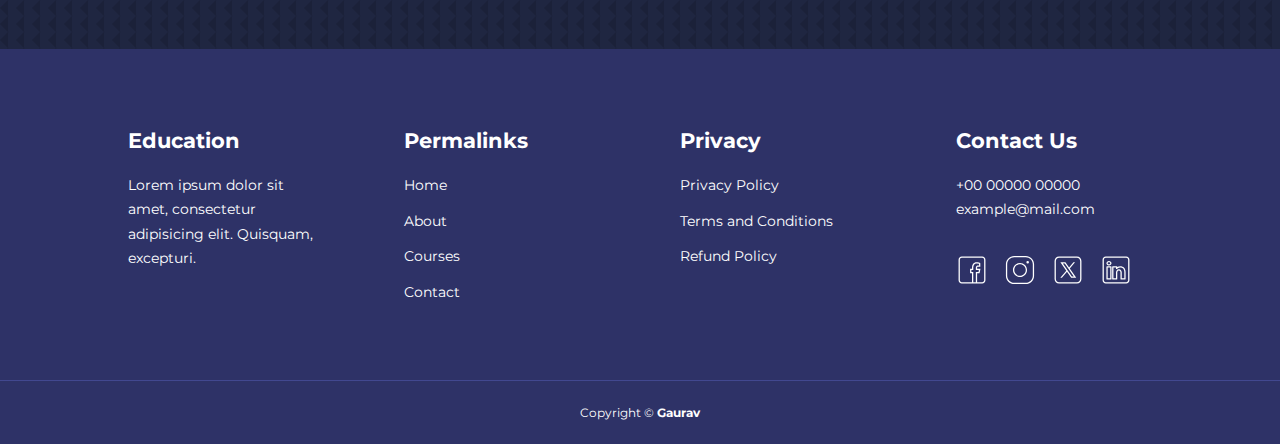
<file: courses.html>
<!DOCTYPE html>
<html lang="en">

<head>
    <meta charset="UTF-8">
    <meta name="viewport" content="width=device-width, initial-scale=1.0">
    <title>Responsive Educational WebSite</title>
    <link rel="stylesheet" href="./css/style.css">

    <style>
        body {
            background-image: url("./images/bg-texture.png");
        }

        .courses {
            margin-top: 1rem;
        }
    </style>
</head>

<body>
    <nav>
        <div class="container nav__container">
            <a class="nav__logo" href="./index.html">
                <h4>Education</h4>
            </a>
            <ul class="nav__menu">
                <li class="nav__item"><a href="./index.html" class="nav__link">Home</a></li>
                <li class="nav__item"><a href="./about.html" class="nav__link">About</a></li>
                <li class="nav__item"><a href="./courses.html" class="nav__link">Courses</a></li>
                <li class="nav__item"><a href="./contact.html" class="nav__link">Contact</a></li>
            </ul>
            <button id="open-menu-btn"><img src="./images/menu.png" alt="Menu"></button>
            <button id="close-menu-btn"><img src="./images/close-menu.png" alt="Menu"></button>
        </div>
    </nav>



    <section class="courses">
        <div class="container courses__container" id="generateCourses"></div>
    </section>



    <footer class="footer">
        <div class="container footer__container">
            <div class="footer__1">
                <a href="./index.html">
                    <h4>Education</h4>
                </a>
                <p>Lorem ipsum dolor sit amet, consectetur adipisicing
                    elit. Quisquam, excepturi.
                </p>
            </div>
            <div class="footer__2">
                <h4>Permalinks</h4>
                <ul class="permalinks">
                    <li><a href="./index.html">Home</a></li>
                    <li><a href="./about.html">About</a></li>
                    <li><a href="./courses.html">Courses</a></li>
                    <li><a href="./contact.html">Contact</a></li>
                </ul>
            </div>
            <div class="footer__3">
                <h4>Privacy</h4>
                <ul class="privacy">
                    <li><a href="#">Privacy Policy</a></li>
                    <li><a href="#">Terms and Conditions</a></li>
                    <li><a href="#">Refund Policy</a></li>
                </ul>
            </div>
            <div class="footer__4">
                <h4>Contact Us</h4>
                <div>
                    <p>+00 00000 00000</p>
                    <p>example@mail.com</p>
                </div>
                <ul class="footer__socials">
                    <li><a href="http://facebook.com"><img src="./images/facebook.svg" alt=""></a></li>
                    <li><a href="http://instagram.com"><img src="./images/instagram.svg" alt=""></a></li>
                    <li><a href="http://x.com"><img src="./images/x.svg" alt=""></a></li>
                    <li><a href="http://linkedin.com"><img src="./images/linked-in.svg" alt=""></a></li>
                </ul>
            </div>
        </div>
        <div class="footer__copyright">
            <small>Copyright &copy; <strong>Gaurav</strong></small>
        </div>
    </footer>


    <script src="./main.js" type="text/javascript"></script>
</body>

</html>
</file>
<file: css/style.css>
@import url('https://fonts.googleapis.com/css2?family=Merriweather&family=Montserrat:wght@300;400;500;600;700;800;900&display=swap');

* {
    margin: 0;
    padding: 0;
    border: 0;
    outline: 0;
    text-decoration: none;
    list-style: none;
    box-sizing: border-box;
}

:root {
    --color-primary: #6c63ff;
    --color-success: #00bf8e;
    --color-warning: #f7c94b;
    --color-danger: #f74852;
    --color-danger-variant: rgba(247, 88, 66, 0.4);
    --color-white: #fff;
    --color-light: rgba(255, 255, 255, 0.7);
    --color-black: #000;
    --color-bg: #1f2641;
    --color-bg1: #2e3267;
    --color-bg2: #424890;
    --color-nav: red;

    --container-width-lg: 80%;
    --container-width-md: 90%;
    --container-width-sm: 94%;

    --transition: all 400ms ease;

    --delay-time: 0.2s;
}

body {
    font-family: 'Montserrat', sans-serif;
    line-height: 1.7;
    color: var(--color-white);
    background-color: var(--color-bg);
}

.container {
    width: var(--container-width-lg);
    margin: 0 auto;
}

section {
    padding: 6rem 0;
}

section h2 {
    text-align: center;
    margin-bottom: 4rem;
}

h1,
h2,
h3,
h4,
h5 {
    line-height: 1.2;
}

h1 {
    font-size: 2.4rem;
}

h2 {
    font-size: 2rem;
}

h3 {
    font-size: 1.6rem;
}

h4 {
    font-size: 1.3rem;
}

a {
    color: var(--color-white);
}

img {
    width: 100%;
    display: block;
    object-fit: cover;
}

.btn {
    display: inline-block;
    background-color: var(--color-white);
    color: var(--color-black);
    padding: 1rem 2rem;
    border: 1px solid transparent;
    font-weight: 500;
    transition: var(--transition);
}

.btn:hover {
    background-color: transparent;
    color: var(--color-white);
    border-color: var(--color-white);
}

.btn-primary {
    background-color: var(--color-danger);
    color: var(--color-white);
}

/* ============================== Navbar ==============================  */
nav {
    background-color: transparent;
    width: 100vw;
    height: 5rem;
    position: fixed;
    top: 0;
    z-index: 11;
}

/* change navbar style on scroll using js */
.window-scroll {
    background-color: var(--color-primary);
    box-shadow: 0 1rem 2rem rgba(0, 0, 0, 0.2);
    transition: var(--transition);
}

.nav__container {
    height: 100%;
    display: flex;
    justify-content: space-between;
    align-items: center;
}

nav button {
    display: none;
}

.nav__menu {
    display: flex;
    align-items: center;
    gap: 4rem;
}

.nav__menu a {
    font-size: 0.9rem;
    transition: var(--transition);
}

.nav__menu a:hover {
    color: var(--color-bg2);
}

/* ============================== Navbar --end ==============================  */

/* ============================== Header ==============================  */
header {
    position: relative;
    top: 5rem;
    overflow: hidden;
    height: 70vh;
    margin-bottom: 5rem;
}

.header__container {
    display: grid;
    grid-template-columns: 1fr 1fr;
    align-items: center;
    gap: 5rem;
    height: 100%;
}

.header__left p {
    margin: 1rem 0 2.4rem;
}

/* ============================== Header --end ==============================  */

/* ============================== Catagories ==============================  */
.catagories {
    background-color: var(--color-bg1);
    height: 29rem;
}

.catagories h1 {
    line-height: 1;
    margin-bottom: 3rem;
}

.catagories__container {
    display: grid;
    grid-template-columns: 40% 60%;
}

.catagories__left {
    margin-right: 4rem;
}

.catagories__left p {
    margin: 1rem 0 3rem;
}

.catagories__right {
    display: grid;
    grid-template-columns: repeat(3, 1fr);
    gap: 1.2rem;
}

.catagory {
    background-color: var(--color-bg2);
    padding: 2rem;
    border-radius: 2rem;
    transition: var(--transition);
}

.catagory:hover {
    box-shadow: 0 3rem 3rem rgba(0, 0, 0, 0.3);
    transform: translateY(-0.5rem);
    z-index: 1;
}

.catagory__icon {
    background-color: var(--color-primary);
    padding: 0.7rem;
    border-radius: 0.9rem;
    width: 3.2rem;
    height: 3.2rem;
}

.catagory:nth-child(2) .catagory__icon {
    background-color: var(--color-danger);
}

.catagory:nth-child(3) .catagory__icon {
    background-color: var(--color-success);
}

.catagory:nth-child(4) .catagory__icon {
    background-color: var(--color-warning);
}

.catagory:nth-child(5) .catagory__icon {
    background-color: var(--color-success);
}

.catagory h5 {
    margin: 2rem 0 1rem;
}

.catagory p {
    font-size: 0.85rem;
}

/* ============================== Catagories --end ==============================  */

/* ============================== Courses ==============================  */
.courses {
    margin-top: 20rem;
}

.courses__container {
    display: grid;
    grid-template-columns: repeat(3, 1fr);
    gap: 2rem;
}

.course {
    background-color: var(--color-bg1);
    text-align: center;
    border: 1px solid transparent;
    border-radius: 1rem;
    overflow: hidden;
}

.course:hover {
    background-color: transparent;
    border-color: var(--color-primary);
    transition: var(--transition);

}

.course__info {
    padding: 2rem;
}

.course__info p {
    margin: 1.2rem 0 2rem;
    font-size: 0.9rem;
}


/* ============================== Courses -end ==============================  */

/* ============================== FAQs ==============================  */
.faqs {
    background-color: var(--color-bg1);
    box-shadow: inset 0 0 3rem rgba(0, 0, 0, 0.5);
}

.faqs__container {
    display: grid;
    grid-template-columns: repeat(2, 1fr);
    gap: 1rem;
}

.faq {
    padding: 2rem;
    display: flex;
    align-items: center;
    gap: 1.4rem;
    height: fit-content;
    background-color: var(--color-primary);
    cursor: pointer;
}

.faq h4 {
    font-size: 1rem;
    line-height: 2.2;
}

.faq img {
    width: 2rem;
}

.faq__icon {
    align-self: flex-start;
    font-size: 2.2rem;
}

.faq p {
    margin-top: 0.8rem;
    display: none;
}

.faq.open p {
    display: block;
}

.open img {
    transition: var(--transition);
    transform: rotate(45deg);
}

/* ============================== FAQs --end ==============================  */

/* ============================== Student's Testimonials ==============================  */
.testimonials__container {
    overflow-x: hidden;
    position: relative;
    margin: 5rem;
}

.testimonial {
    padding: 2rem;
}

.testimonial img {
    width: 6rem;
    height: 6rem;
    border-radius: 50%;
    overflow: hidden;
    margin: 0 auto 1rem;
    border: 1rem solid var(--color-bg1);
}

.testimonial__info {
    text-align: center;
}

.testimonial__body {
    background-color: var(--color-primary);
    padding: 2rem;
    margin-top: 3rem;
    position: relative;
    max-width: 39vw;
    min-width: 300px;
}

.testimonial__body::before {
    content: "";
    display: block;
    background: linear-gradient(135deg, transparent, var(--color-primary), var(--color-primary, var(--color-primary)));
    width: 3rem;
    height: 3rem;
    position: absolute;
    left: 50%;
    top: -1.5rem;
    transform: rotate(45deg);
}

.scrolling-wrapper-flexbox {
    display: flex;
    flex-wrap: nowrap;
    overflow-x: auto;
    scroll-behavior: smooth;
    -webkit-overflow-scrolling: touch;
    scroll-snap-type: x mandatory;

}

/* Styling the scrollbar */
.scrolling-wrapper-flexbox::-webkit-scrollbar {
    height: 0.2rem;
    width: 10px;
    /* Width of the scrollbar */
}

/* Track */
.scrolling-wrapper-flexbox::-webkit-scrollbar-track {
    background: #f1f1f1;
    /* Background color of the track */
}

/* Handle */
.scrolling-wrapper-flexbox::-webkit-scrollbar-thumb {
    background: #888;
    /* Color of the scrollbar handle */
}

/* Handle on hover */
.scrolling-wrapper-flexbox::-webkit-scrollbar-thumb:hover {
    background: #555;
    /* Color of the scrollbar handle on hover */
}

.testimonial {
    flex: 0 0 auto;
}

/* ============================== Student's Testimonials --end ==============================  */

/* ============================== Footer ==============================  */
footer {
    background-color: var(--color-bg1);
    padding-top: 5rem;
    font-size: 0.9rem;
}

.footer__container {
    display: grid;
    grid-template-columns: repeat(4, 1fr);
    gap: 5rem;
}

.footer__container>div h4 {
    margin-bottom: 1.2rem;
}

.footer__1 p {
    margin: 0 0 2rem;
}

footer ul li {
    margin-bottom: 0.7rem;
}

footer ul li a:hover {
    text-decoration: underline;
}

.footer__socials {
    display: flex;
    gap: 1rem;
    font-size: 1.2rem;
    margin-top: 2rem;
    font-weight: bold;
}

.footer__socials img {
    width: 2rem;
    height: 2rem;
}

.footer__copyright {
    text-align: center;
    margin-top: 4rem;
    padding: 1.2rem 0;
    border-top: 1px solid var(--color-bg2);
}

/* ============================== Footer --end ==============================  */



/* ========================== Media Quries (Tablets) ==========================  */

@media screen and (max-width: 1024px) {
    .container {
        width: var(--container-width-md);
    }

    h1 {
        font-size: 2.2rem;
    }

    h2 {
        font-size: 1.7rem;
    }

    h3 {
        font-size: 1.4rem;
    }

    h4 {
        font-size: 1.2rem;
    }

    /* ============ Navbar ============ */
    nav button {
        display: inline-block;
        background: transparent;
        color: var(--color-white);
        font-size: 1.8rem;
        cursor: pointer;
    }

    nav button#close-menu-btn {
        display: none;
    }

    .nav__menu {
        position: fixed;
        top: 5rem;
        right: 5%;
        height: fit-content;
        width: 18rem;
        flex-direction: column;
        gap: 0;
        display: none;
    }

    .nav__menu li {
        width: 100%;
        height: 5.8rem;
        animation: animateNavItems var(--delay-time) linear forwards;
        transform-origin: top right;
        opacity: 0;
    }

    .nav__menu li:nth-child(2) {
        animation-delay: calc(var(--delay-time) * 2);
    }

    .nav__menu li:nth-child(3) {
        animation-delay: calc(var(--delay-time) * 3);
    }

    .nav__menu li:nth-child(4) {
        animation-delay: calc(var(--delay-time) * 4);
    }


    @keyframes animateNavItems {

        /* 0% */
        from {
            transform: rotateZ(-90deg) rotateX(90deg) scale(0.1);
        }

        /* 100% */
        to {
            transform: rotateZ(0deg) rotateX(0deg) scale(1);
            opacity: 1;
        }
    }

    .nav__menu li a {
        background-color: var(--color-primary);
        box-shadow: -4rem 6rem 10rem rgba(0, 0, 0, 0.6);
        width: 100%;
        height: 100%;
        display: grid;
        place-items: center;
    }

    .nav__menu .nav__item:first-child .nav__link {
        margin-top: 0.5rem;
        border-top-left-radius: 1rem;
    }

    .nav__menu .nav__item:last-child .nav__link {
        border-bottom-left-radius: 1rem;
    }

    .nav__menu li a:hover {
        background-color: var(--color-bg2);
        color: var(--color-white);
    }

    /* ============ Navbar --end ============ */

    /* ============ Header ============ */
    header {
        height: 52vh;
        margin-bottom: 4rem;
    }

    .header__container {
        gap: 0;
        padding-bottom: 3rem;
    }

    /* ============ Header -end ============ */

    /* ============ Catagories ============ */
    .catagories {
        height: auto;
    }

    .catagories__container {
        grid-template-columns: 1fr;
        gap: 3rem;
    }

    .catagories__left {
        margin-right: 0;
    }

    /* ============ Catagories --end ============ */

    /* ============ Courses ============ */
    .courses {
        margin-top: 0;
    }

    .courses__container {
        grid-template-columns: 1fr 1fr;
        gap: 3rem;
    }

    /* ============ Courses --enf ============ */

    /* ============ FAQs ============ */
    .faqs__container {
        grid-template-columns: 1fr;
    }

    .faq {
        padding: 1.5rem;
    }

    /* ============ FAQs --end ============ */

    /* ============ Footer ============ */
    .footer__container {
        grid-template-columns: 1fr 1fr;
    }

    /* ============ Footer --end ============ */
}

/* ========================== Media Quries (Tablets) --end ==========================  */


/* ========================== Media Quries (Phones) ==========================  */

@media screen and (max-width: 600px) {
    .container {
        width: var(--container-width-sm);
    }

    /* ============ Navbar ============ */
    .nav__menu {
        right: 3%;
    }

    /* ============ Navbar --end ============ */


    /* ============ Header ============ */
    header {
        height: 100vh;
    }

    .header__container {
        grid-template-columns: 1fr;
        text-align: center;
        margin-top: 0;
    }

    .header__left p {
        margin-bottom: 1.3rem;
    }

    /* ============ Header --end ============ */


    /* ============ Catagories ============ */
    .catagories__right {
        grid-template-columns: repeat(2, 1fr);
        gap: 0.7rem;
    }

    .catagory {
        padding: 1.5rem;
        border-radius: 1rem;
    }

    .catagory__icon {
        margin-top: 4px;
        display: inline-block;
    }

    /* ============ Catagories --end ============ */


    /* ============ Courses ============ */
    .courses__container {
        grid-template-columns: 1fr;
    }

    /* ============ Courses --enf ============ */


    /* ============ Testimonial ============ */
    .testimonials__container {
        right: 11%;
    }

    .testimonial__body {
        max-width: 570px;
        padding: 1.2rem 0.7rem 0.7rem;
    }

    /* ============ Testimonial --end ============ */


    /* ============ Footer ============ */
    .footer__container {
        grid-template-columns: 1fr;
        text-align: center;
        gap: 2rem;
    }

    .footer__1 p {
        margin: 1rem auto;
    }

    .footer__socials {
        justify-content: center;
    }

    /* ============ Footer --end ============ */

}
</file>
<file: css/about.css>
.about__achievements {
    margin-top: 3rem;
}

.about__achievements-container {
    display: grid;
    grid-template-columns: 40% 60%;
    gap: 5rem;
}

.about__achievements-right>p {
    margin: 1.6rem 0 2.5rem;
}

.achievements__cards {
    display: grid;
    grid-template-columns: repeat(3, 1fr);
    gap: 1.5rem;
}

.achievement__card {
    background-color: var(--color-bg1);
    padding: 1.6rem;
    border-radius: 1rem;
    text-align: center;
    transition: var(--transition);
}

.achievement__card:hover {
    background-color: var(--color-bg2);
    transform: translateY(-0.5rem);
    box-shadow: 0 3rem 3rem rgba(0, 0, 0, 0.3);
}

.achievement__icon img {
    width: 2rem;
    height: 2rem;
}

.achievement__icon {
    display: flex;
    justify-content: center;
    align-items: center;
    background-color: var(--color-danger);
    width: 4rem;
    height: 4rem;
    padding: 0.6rem;
    border-radius: 1rem;
    margin: 0 auto 2rem;
}

.achievement__card:nth-child(2) .achievement__icon {
    background-color: var(--color-success);
}

.achievement__card:last-child .achievement__icon {
    background-color: var(--color-primary);
}

.achievement__card p {
    margin-top: 1rem;
}

/* ============================== Archievements --end ============================== */


/* ============================== Team ============================== */
.team {
    background-color: var(--color-bg1);
    box-shadow: inset 0 0 3rem rgba(0, 0, 0, 0.5);
}

.team__container {
    display: grid;
    grid-template-columns: repeat(4, 1fr);
    gap: 2rem;
}

.team__member {
    position: relative;
    background-color: var(--color-bg2);
    padding: 2rem;
    border: 1px solid transparent;
    border-radius: 0.8rem;
    transition: var(--transition);
    overflow: hidden;
}

.team__member:hover {
    background-color: transparent;
    border-color: var(--color-primary);
}

.team__member-image img {
    filter: saturate(0);
}

.team__member:hover .team__member-image img {
    filter: saturate(1);
}

.team__member-info * {
    text-align: center;
    margin-top: 1.4rem;
}

.team__member-info p {
    color: var(--color-light);
}

.team__member-socials {
    display: flex;
    flex-direction: column;
    background-color: var(--color-primary);
    border-radius: 1rem 0 0 1rem;
    position: absolute;
    top: 50%;
    right: -100%;
    transform: translateY(-50%);
    box-shadow: -2rem 0 2rem rgba(0, 0, 0, 0.3);
    transition: var(--transition);
}

.team__member:hover .team__member-socials {
    right: 0;
}

.team__member-socials a {
    padding: 0.8rem;
}

.team__member-socials a>img {
    width: 1rem;
    height: 1rem;
}

/* ============================== Media Quries (Tablet) ============================== */

@media screen and (max-width: 1024px) {
    .about__achievements {
        margin-top: 2rem;
    }

    .about__achievements-container {
        grid-template-columns: 1fr;
        gap: 4rem;
    }

    .about__achievements-left {
        width: 80%;
        margin: 0 auto;
    }




    .team__container {
        grid-template-columns: repeat(3, 1fr);
        gap: 1.5rem;
    }

    .team__member {
        padding: 1rem;
    }
}

/* ============================== Media Quries (Mobile) ============================== */

@media screen and (max-width: 600px) {
    .achievements__cards {
        grid-template-columns: repeat(2, 1fr);
        gap: 0.7rem;
    }

    .achievement__card:hover {
        transform: translateY(-0.2rem);
    }

    .team__container {
        grid-template-columns: repeat(2, 1fr);
        gap: 0.7rem;
    }

    .team__member {
        padding: 0;
    }

    .team__member p {
        margin-bottom: 1.5rem;
    }
}
</file>
<file: css/contact.css>
.contact__container {
    background: var(--color-bg1);
    padding: 4rem;
    display: grid;
    grid-template-columns: 40% 60%;
    gap: 4rem;
    height: 30rem;
    margin: 2rem auto;
    border-radius: 1rem;
}

/* ============================== Aside ============================== */

.contact__aside {
    background: var(--color-primary);
    padding: 3rem;
    border-radius: 1rem;
    position: relative;
    bottom: 7rem;
}

.aside__image {
    width: 12rem;
    margin: 0 auto 2rem;
}

.contact__aside h2 {
    align-items: left;
    margin-bottom: 1rem;
}

.contact__aside p {
    font-size: 0.7rem;
    margin-bottom: 2rem;
}

.contact__details li {
    display: flex;
    gap: 1rem;
    align-items: center;
    margin-bottom: 1rem;
}

.contact__socials {
    display: flex;
    gap: 0.8rem;
    margin-top: 2.5rem;
}

.contact__socials li {
    background: var(--color-bg2);
    padding: 0.5rem;
    border-radius: 50%;
    transition: var(--transition);
}

.contact__socials li:hover {
    background: transparent;
}

.contact__socials img,
.contact__details img {
    width: 1.2rem;
    height: 1.2rem;
}


/* ============================== Form ============================== */

.contact__form {
    display: flex;
    flex-direction: column;
    gap: 1.2rem;
    margin-right: 4rem;
}

.form__name {
    display: flex;
    gap: 1.2rem;
}

.contact__form input[type="text"] {
    width: 50%;
}

.contact__form input,
.contact__form textarea {
    width: 100%;
    padding: 1rem;
    background: var(--color-bg);
    color: var(--color-white);
    border-radius: 0.5rem;
}

.contact__form .btn {
    width: max-content;
    cursor: pointer;
    margin-top: 1rem;

}

/* ============================== Media (Tablet) ============================== */

@media screen and (max-width: 1024px) {
    .contact__container {
        gap: 1.5rem;
        margin-top: 3rem;
        height: auto;
        padding: 1.5rem;
    }

    .contact__aside {
        width: auto;
        padding: 1.5rem;
        bottom: 0;
    }

    .contact__form {
        align-self: center;
        margin-right: 1.5rem;
    }
}

/* ============================== Media (Mobile) ============================== */

@media screen and (max-width: 600px) {
    .contact__container {
        grid-template-columns: 1fr;
        gap: 3rem;
        margin-top: 0;
        padding: 0;
    }

    .contact__form {
        margin: 0 1.5rem 3rem;
    }

    .form__name {
        flex-direction: column;
    }

    .form__name input[type="text"] {
        width: 100%;
    }
}
</file>
